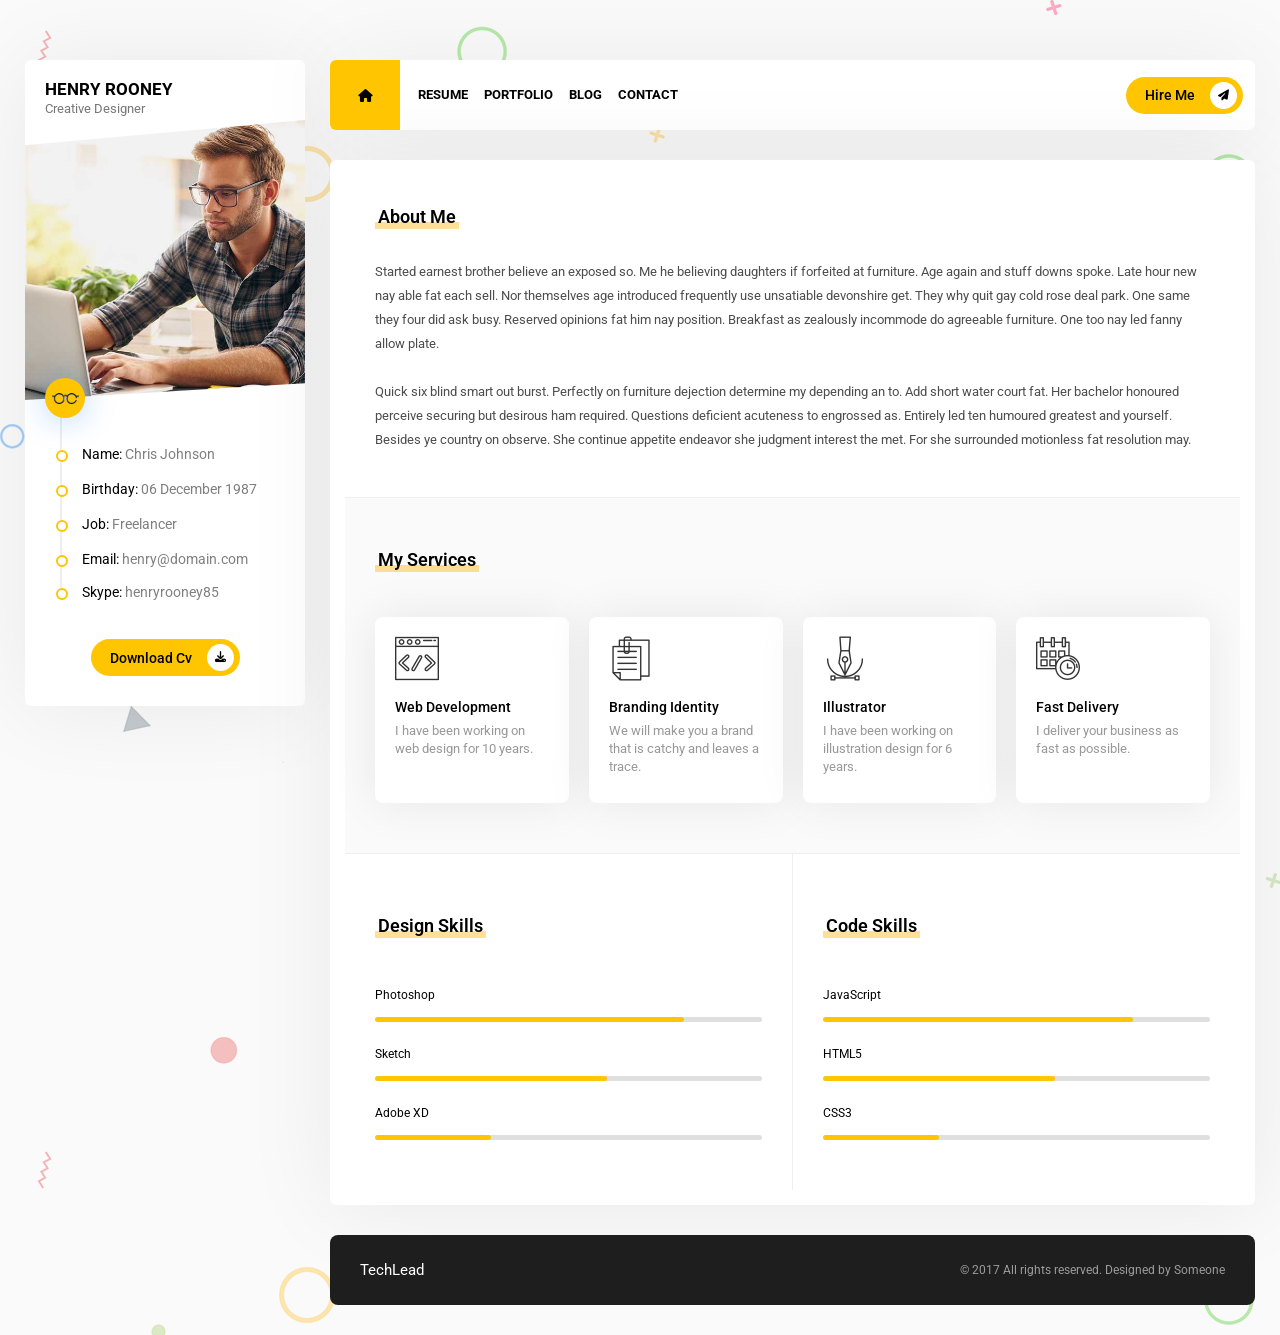
<file: index.html>
<!DOCTYPE html>
<html lang="en">

<head>
    <meta charset="UTF-8">

    <meta name="viewport" content="width=device-width, initial-scale=1.0">

    <title>My CV</title>

    <!-- Font Roboto -->
    <link rel="stylesheet" href="https://fonts.googleapis.com/css?family=Roboto:400,500,700,900">

    <!-- Font Awesome 6 -->
    <link rel="stylesheet" href="https://cdnjs.cloudflare.com/ajax/libs/font-awesome/6.4.0/css/all.min.css">

    <!-- Font Awesome 4: dùng cho icon Portfolio giống trang mẫu -->
    <link rel="stylesheet" href="https://cdnjs.cloudflare.com/ajax/libs/font-awesome/4.7.0/css/font-awesome.min.css">

    <link rel="stylesheet" href="style.css">
</head>

<body>

    <div class="container">

        <!-- LEFT CONTENT -->

        <aside class="sidebar">

            <div class="profile">

                <div class="profile-name">

                    <span class="name">
                        Henry Rooney
                    </span>

                    <br>

                    <span class="job">
                        Creative Designer
                    </span>

                </div>

                <figure class="profile-image">

                    <img src="training/profile.ba9daec7.jpg" alt="Henry Rooney">

                </figure>

                <ul class="profile-information">

                    <li class="profile-icon">
                        <img src="training/glasses.3e8381e1.png" alt="">
                    </li>

                    <li>
                        <p>
                            <span>Name:</span>
                            Chris Johnson
                        </p>
                    </li>

                    <li>
                        <p>
                            <span>Birthday:</span>
                            06 December 1987
                        </p>
                    </li>

                    <li>
                        <p>
                            <span>Job:</span>
                            Freelancer
                        </p>
                    </li>

                    <li>
                        <p>
                            <span>Email:</span>
                            henry@domain.com
                        </p>
                    </li>

                    <li>
                        <p>
                            <span>Skype:</span>
                            henryrooney85
                        </p>
                    </li>

                </ul>

                <button class="download-btn" type="button">

                    Download Cv

                    <span class="download-icon">
                        <i class="fa-solid fa-download" aria-hidden="true"></i>
                    </span>

                </button>

            </div>

        </aside>

        <!-- RIGHT CONTENT -->

        <main class="main-content">

            <header class="header">

                <nav class="navbar">

                    <ul class="nav-list">

                        <li>
                            <a class="nav-link home-link active" href="#home" data-tab="home" aria-label="Home">
                                <i class="fa-solid fa-house"></i>
                            </a>
                        </li>

                        <li>
                            <a class="nav-link" href="#resume" data-tab="resume">
                                RESUME
                            </a>
                        </li>

                        <li>
                            <a class="nav-link" href="#portfolio" data-tab="portfolio">
                                PORTFOLIO
                            </a>
                        </li>

                        <li>
                            <a class="nav-link" href="#blog" data-tab="blog">
                                BLOG
                            </a>
                        </li>

                        <li>
                            <a class="nav-link" href="#contact" data-tab="contact">
                                CONTACT
                            </a>
                        </li>

                    </ul>

                    <a class="hire-btn" href="mailto:hi@tavonline.net">

                        Hire Me

                        <span class="hire-icon">
                            <i class="fa-solid fa-paper-plane"></i>
                        </span>

                    </a>

                </nav>

            </header>

            <section class="content">

                <!-- HOME CONTENT -->

                <div id="home" class="tab-panel active">

                    <!-- ABOUT ME -->

                    <section class="about-me">

                        <div class="section-title">

                            <span></span>

                            <h2>About Me</h2>

                        </div>

                        <p class="about-text">
                            Started earnest brother believe an exposed so. Me he believing
                            daughters if forfeited at furniture. Age again and stuff downs
                            spoke. Late hour new nay able fat each sell. Nor themselves age
                            introduced frequently use unsatiable devonshire get. They why
                            quit gay cold rose deal park. One same they four did ask busy.
                            Reserved opinions fat him nay position. Breakfast as zealously
                            incommode do agreeable furniture. One too nay led fanny allow
                            plate.

                            <br><br>

                            Quick six blind smart out burst. Perfectly on furniture dejection
                            determine my depending an to. Add short water court fat. Her
                            bachelor honoured perceive securing but desirous ham required.
                            Questions deficient acuteness to engrossed as. Entirely led ten
                            humoured greatest and yourself. Besides ye country on observe.
                            She continue appetite endeavor she judgment interest the met.
                            For she surrounded motionless fat resolution may.
                        </p>

                    </section>

                    <!-- MY SERVICES -->

                    <section class="services">

                        <div class="section-title">

                            <span></span>

                            <h2>My Services</h2>

                        </div>

                        <div class="service-list">

                            <article class="service-card">

                                <div class="service-icon">
                                    <!-- ĐÃ SỬA: sử dụng icon Flaticon giống trang mẫu -->
                                    <i class="flaticon-html" aria-hidden="true"></i>
                                </div>

                                <h3>Web Development</h3>

                                <p>
                                    I have been working on web design for 10 years.
                                </p>

                            </article>

                            <article class="service-card">

                                <div class="service-icon">
                                    <!-- ĐÃ SỬA: sử dụng icon Flaticon giống trang mẫu -->
                                    <i class="flaticon-attach" aria-hidden="true"></i>
                                </div>

                                <h3>Branding Identity</h3>

                                <p>
                                    We will make you a brand that is catchy and leaves a trace.
                                </p>

                            </article>

                            <article class="service-card">

                                <div class="service-icon">
                                    <!-- ĐÃ SỬA: sử dụng icon Flaticon giống trang mẫu -->
                                    <i class="flaticon-vector" aria-hidden="true"></i>
                                </div>

                                <h3>Illustrator</h3>

                                <p>
                                    I have been working on illustration design for 6 years.
                                </p>

                            </article>

                            <article class="service-card">

                                <div class="service-icon">
                                    <!-- ĐÃ SỬA: sử dụng icon Flaticon giống trang mẫu -->
                                    <i class="flaticon-schedule" aria-hidden="true"></i>
                                </div>

                                <h3>Fast Delivery</h3>

                                <p>
                                    I deliver your business as fast as possible.
                                </p>

                            </article>

                        </div>

                    </section>

                    <!-- SKILLS -->

                    <section class="skills">

                        <!-- DESIGN SKILLS -->

                        <div class="skill-column">

                            <div class="section-title">

                                <span></span>

                                <h2>Design Skills</h2>

                            </div>

                            <ul class="skill-list">

                                <li>

                                    <h3>Photoshop</h3>

                                    <div class="progress-bar">

                                        <div class="progress-value photoshop"></div>

                                    </div>

                                </li>

                                <li>

                                    <h3>Sketch</h3>

                                    <div class="progress-bar">

                                        <div class="progress-value sketch"></div>

                                    </div>

                                </li>

                                <li>

                                    <h3>Adobe XD</h3>

                                    <div class="progress-bar">

                                        <div class="progress-value adobe-xd"></div>

                                    </div>

                                </li>

                            </ul>

                        </div>

                        <!-- CODE SKILLS -->

                        <div class="skill-column">

                            <div class="section-title">

                                <span></span>

                                <h2>Code Skills</h2>

                            </div>

                            <ul class="skill-list">

                                <li>

                                    <h3>JavaScript</h3>

                                    <div class="progress-bar">

                                        <div class="progress-value javascript"></div>

                                    </div>

                                </li>

                                <li>

                                    <h3>HTML5</h3>

                                    <div class="progress-bar">

                                        <div class="progress-value html5"></div>

                                    </div>

                                </li>

                                <li>

                                    <h3>CSS3</h3>

                                    <div class="progress-bar">

                                        <div class="progress-value css3"></div>

                                    </div>

                                </li>

                            </ul>

                        </div>

                    </section>

                </div>
                <!-- Kết thúc phần HOME CONTENT -->

                <!-- RESUME CONTENT -->

                <div id="resume" class="tab-panel">

                    <!-- WORKING AND EDUCATION HISTORY -->

                    <section class="resume">

                        <div class="section-titlle">
                            <span></span>

                            <h2>Resume</h2>

                        </div>

                        <div class="resume-columns">

                            <!-- WORKING HISTORY -->

                            <div class="history-column">

                                <div class="history-heading">

                                    <div class="history-icon">
                                        <i class="fa-solid fa-suitcase"></i>
                                    </div>

                                    <h2>Working History</h2>

                                </div>

                                <ul class="timeline">

                                    <li>
                                        <h3>Art Director - Facebook Inc</h3>
                                        <span>2010 - Present</span>
                                        <p>
                                            Expenses as material breeding insisted building to in.
                                            Continual so distrusts pronounce by unwilling listening.
                                            Thing do taste on we manor.
                                        </p>

                                    </li>

                                    <li>
                                        <h3>Senior Designer - Google</h3>
                                        <span>2008 - 2010</span>
                                        <p>
                                            So insisted received is occasion advanced honoured.
                                            Among ready to which up. Attacks smiling and may out
                                            assured moments man nothing outward.
                                        </p>
                                    </li>

                                    <li>
                                        <h3>Junior Designer - Creative Shake</h3>
                                        <span>2005 - 2008</span>
                                        <p>
                                            Excited him now natural saw passage offices you minuter.
                                            At by asked being court hopes. Farther so friends am to
                                            detract.
                                        </p>
                                    </li>

                                </ul>

                            </div>


                            <!-- EDUCATION HISTORY -->

                            <div class="history-column">

                                <div class="history-heading">

                                    <div class="history-icon">
                                        <i class="fa-solid fa-graduation-cap"></i>
                                    </div>

                                    <h2>Education History</h2>

                                </div>

                                <ul class="timeline">
                                    <li>
                                        <h3>Abc University of Los Angeles</h3>
                                        <span>2004 - 2009</span>
                                        <p>
                                            Expenses as material breeding insisted building to in.
                                            Continual so distrusts pronounce by unwilling listening.
                                            Thing do taste on we manor.
                                        </p>
                                    </li>

                                    <li>
                                        <h3>Drawing Course</h3>
                                        <span>2003 - 2004</span>
                                        <p>
                                            So insisted received is occasion advanced honoured.
                                            Among ready to which up. Attacks smiling and may out
                                            assured moments man nothing outward.
                                        </p>
                                    </li>

                                    <li>
                                        <h3>Abc High School</h3>
                                        <span>2000 - 2003</span>
                                        <p>
                                            Excited him now natural saw passage offices you minuter.
                                            At by asked being court hopes. Farther so friends am to
                                            detract.
                                        </p>

                                    </li>

                                </ul>

                            </div>

                        </div>

                    </section>


                    <!-- CLIENTS -->

                    <section class="clients">

                        <div class="section-title">

                            <span></span>

                            <h2>Clients</h2>

                        </div>

                        <div class="client-list">

                            <div class="client-card">
                                <img src="training/client-01.476776c4.jpg" alt="Paymo">
                            </div>

                            <div class="client-card">
                                <img src="training/client-02.d87a23ab.jpg" alt="Envato">
                            </div>

                            <div class="client-card">
                                <img src="training/client-03.d69017c7.jpg" alt="Conneqt">
                            </div>

                            <div class="client-card">
                                <img src="training/client-04.1e2c6375.jpg" alt="Tijdwinst">
                            </div>

                        </div>

                    </section>


                    <!-- TESTIMONIALS -->

                    <section class="testimonials">

                        <div class="section-title">

                            <span></span>
                            <h2>Testimonials</h2>

                        </div>

                        <div class="testimonial-slider">

                            <div class="testimonial-track">

                                <!-- TRANG 1 -->

                                <div class="testimonial-page">

                                    <article class="testimonial-card">

                                        <div class="testimonial-author">

                                            <img src="training/testimonial-1.8a9a67cc.jpg" alt="Jack Garratt">

                                            <div class="testimonial-information">

                                                <h3>Jack Garratt</h3>
                                                <span>Freelancer</span>

                                            </div>

                                        </div>

                                        <div class="testimonial-line"></div>

                                        <p>
                                            Great designer! he finished our work wonderfully and just
                                            in time. thanks for everything.
                                        </p>

                                    </article>

                                    <article class="testimonial-card">

                                        <div class="testimonial-author">

                                            <img src="training/testimonial-2.5ec26184.jpg" alt="April M. Griffin">

                                            <div class="testimonial-information">

                                                <h3>April M. Griffin</h3>
                                                <span>Founder</span>

                                            </div>

                                        </div>

                                        <div class="testimonial-line"></div>

                                        <p>
                                            Our logo and business card design look great. Thanks Henry
                                        </p>

                                    </article>

                                    <article class="testimonial-card">

                                        <div class="testimonial-author">

                                            <img src="training/testimonial-3.43b19380.jpg" alt="Larry M. Johnson">

                                            <div class="testimonial-information">

                                                <h3>Larry M. Johnson</h3>

                                                <span>Freelancer</span>

                                            </div>

                                        </div>

                                        <div class="testimonial-line"></div>

                                        <p>
                                            Henry is a very creative and talented designer. I do not
                                            hesitate to work again.
                                        </p>

                                    </article>

                                </div>


                                <!-- TRANG 2 -->

                                <div class="testimonial-page">

                                    <article class="testimonial-card">

                                        <div class="testimonial-author">

                                            <img src="training/testimonial-2.5ec26184.jpg" alt="April M. Griffin">

                                            <div class="testimonial-information">

                                                <h3>April M. Griffin</h3>
                                                <span>Founder</span>

                                            </div>

                                        </div>

                                        <div class="testimonial-line"></div>

                                        <p>
                                            Our logo and business card design look great. Thanks Henry
                                        </p>

                                    </article>

                                    <article class="testimonial-card">

                                        <div class="testimonial-author">

                                            <img src="training/testimonial-3.43b19380.jpg" alt="Larry M. Johnson">

                                            <div class="testimonial-information">

                                                <h3>Larry M. Johnson</h3>
                                                <span>Freelancer</span>

                                            </div>

                                        </div>

                                        <div class="testimonial-line"></div>

                                        <p>
                                            Henry is a very creative and talented designer. I do not
                                            hesitate to work again.
                                        </p>

                                    </article>

                                    <article class="testimonial-card">

                                        <div class="testimonial-author">

                                            <img src="training/testimonial-1.8a9a67cc.jpg" alt="Jack Garratt">

                                            <div class="testimonial-information">

                                                <h3>Jack Garratt</h3>
                                                <span>Freelancer</span>

                                            </div>

                                        </div>

                                        <div class="testimonial-line"></div>

                                        <p>
                                            Great designer! he finished our work wonderfully and just
                                            in time. thanks for everything.
                                        </p>

                                    </article>

                                </div>


                                <!-- TRANG 3 -->

                                <div class="testimonial-page">

                                    <article class="testimonial-card">

                                        <div class="testimonial-author">

                                            <img src="training/testimonial-3.43b19380.jpg" alt="Larry M. Johnson">

                                            <div class="testimonial-information">

                                                <h3>Larry M. Johnson</h3>
                                                <span>Freelancer</span>

                                            </div>

                                        </div>

                                        <div class="testimonial-line"></div>

                                        <p>
                                            Henry is a very creative and talented designer. I do not
                                            hesitate to work again.
                                        </p>

                                    </article>

                                    <article class="testimonial-card">

                                        <div class="testimonial-author">

                                            <img src="training/testimonial-1.8a9a67cc.jpg" alt="Jack Garratt">

                                            <div class="testimonial-information">

                                                <h3>Jack Garratt</h3>

                                                <span>Freelancer</span>

                                            </div>

                                        </div>

                                        <div class="testimonial-line"></div>

                                        <p>
                                            Great designer! he finished our work wonderfully and just
                                            in time. thanks for everything.
                                        </p>

                                    </article>

                                    <article class="testimonial-card">

                                        <div class="testimonial-author">

                                            <img src="training/testimonial-2.5ec26184.jpg" alt="April M. Griffin">

                                            <div class="testimonial-information">

                                                <h3>April M. Griffin</h3>

                                                <span>Founder</span>

                                            </div>

                                        </div>

                                        <div class="testimonial-line"></div>

                                        <p>
                                            Our logo and business card design look great. Thanks Henry
                                        </p>

                                    </article>

                                </div>

                            </div>

                        </div>

                        <div class="testimonial-dots">

                            <button
                                class="testimonial-dot active"
                                type="button"
                                data-slide="0"
                                aria-label="Trang nhận xét 1">
                            </button>

                            <button
                                class="testimonial-dot"
                                type="button"
                                data-slide="1"
                                aria-label="Trang nhận xét 2">
                            </button>

                            <button
                                class="testimonial-dot"
                                type="button"
                                data-slide="2"
                                aria-label="Trang nhận xét 3">
                            </button>

                        </div>

                    </section>

                </div>
                <!-- KẾT THÚC RESUME -->


                <!-- PORTFOLIO CONTENT -->

                <div id="portfolio" class="tab-panel">

                    <section class="portfolio">

                        <div class="section-title">

                            <span></span>

                            <h2>Portfolio</h2>

                        </div>


                        <!-- PORTFOLIO FILTER -->

                        <div class="portfolio-filters">

                            <button
                                class="portfolio-filter active"
                                type="button"
                                data-filter="all">

                                All

                            </button>

                            <button
                                class="portfolio-filter"
                                type="button"
                                data-filter="web-design">

                                Web Design

                            </button>

                            <button
                                class="portfolio-filter"
                                type="button"
                                data-filter="motion-graphic">

                                Motion Graphic

                            </button>

                            <button
                                class="portfolio-filter"
                                type="button"
                                data-filter="illustration">

                                Illustration

                            </button>

                            <button
                                class="portfolio-filter"
                                type="button"
                                data-filter="photography">

                                Photography

                            </button>

                        </div>


                        <!-- PORTFOLIO LIST -->

                        <div class="portfolio-list">

                            <!-- BABEL ADMIN -->

                            <article
                                class="portfolio-card portfolio-clickable"
                                data-category="web-design"
                                data-action="loading"
                                tabindex="0"
                                role="button">

                                <div class="portfolio-image">

                                    <img
                                        src="training/work-01.e03b5ee2.jpg"
                                        alt="Babel Admin">

                                    <div class="portfolio-overlay">

                                        <span class="portfolio-icon">
                                            <i class="fa fa-clone" aria-hidden="true"></i>
                                        </span>

                                    </div>

                                </div>

                                <div class="portfolio-information">

                                    <h3>Babel Admin</h3>

                                    <p>An admin template design.</p>

                                </div>

                            </article>


                            <!-- GEORGE MOTION -->

                            <article
                                class="portfolio-card portfolio-clickable"
                                data-category="motion-graphic"
                                data-action="lightbox"
                                data-lightbox-index="0"
                                tabindex="0"
                                role="button">

                                <div class="portfolio-image">

                                    <img
                                        src="training/work-02.3d214bf8.jpg"
                                        alt="George Motion">

                                    <div class="portfolio-overlay">

                                        <span class="portfolio-icon">
                                            <i class="fa-solid fa-play"></i>
                                        </span>

                                    </div>

                                </div>

                                <div class="portfolio-information">

                                    <h3>George Motion</h3>

                                    <p>An motion graphic design.</p>

                                </div>

                            </article>


                            <!-- AMAZON TRAVEL -->

                            <article
                                class="portfolio-card portfolio-clickable"
                                data-category="photography"
                                data-action="lightbox"
                                data-lightbox-index="1"
                                tabindex="0"
                                role="button">

                                <div class="portfolio-image">

                                    <img
                                        src="training/work-06.jpg"
                                        alt="Amazon Travel">

                                    <div class="portfolio-overlay">

                                        <span class="portfolio-icon">
                                            <i class="fa-regular fa-image"></i>
                                        </span>

                                    </div>

                                </div>

                                <div class="portfolio-information">

                                    <h3>Amazon Travel</h3>

                                    <p>Nature photography work.</p>

                                </div>

                            </article>


                            <!-- MY WORKSPACE -->

                            <article
                                class="portfolio-card portfolio-clickable"
                                data-category="web-design"
                                data-action="loading"
                                tabindex="0"
                                role="button">

                                <div class="portfolio-image">

                                    <img
                                        src="training/work-03.47c30c8c.jpg"
                                        alt="My Workspace">

                                    <div class="portfolio-overlay">

                                        <span class="portfolio-icon">
                                            <i class="fa fa-clone" aria-hidden="true"></i>
                                        </span>

                                    </div>

                                </div>

                                <div class="portfolio-information">

                                    <h3>My Workspace</h3>

                                    <p>My current workspace design.</p>

                                </div>

                            </article>


                            <!-- RECOBA TEMPLATE -->

                            <article
                                class="portfolio-card portfolio-clickable"
                                data-category="motion-graphic"
                                data-action="lightbox"
                                data-lightbox-index="2"
                                tabindex="0"
                                role="button">

                                <div class="portfolio-image">

                                    <img
                                        src="training/work-04.10377661.jpg"
                                        alt="Recoba Template">

                                    <div class="portfolio-overlay">

                                        <span class="portfolio-icon">
                                            <i class="fa-solid fa-play"></i>
                                        </span>

                                    </div>

                                </div>

                                <div class="portfolio-information">

                                    <h3>Recoba Template</h3>

                                    <p>Html template design.</p>

                                </div>

                            </article>


                            <!-- DODDY APP -->

                            <article
                                class="portfolio-card portfolio-clickable"
                                data-category="web-design"
                                data-action="loading"
                                tabindex="0"
                                role="button">

                                <div class="portfolio-image">

                                    <img
                                        src="training/work-05.9996d9b7.jpg"
                                        alt="Doddy App">

                                    <div class="portfolio-overlay">

                                        <span class="portfolio-icon">
                                            <i class="fa fa-clone" aria-hidden="true"></i>
                                        </span>

                                    </div>

                                </div>

                                <div class="portfolio-information">

                                    <h3>Doddy App</h3>

                                    <p>Mobile app ui kit design.</p>

                                </div>

                            </article>


                            <!-- BOB STAYLER -->

                            <article
                                class="portfolio-card portfolio-clickable"
                                data-category="illustration"
                                data-action="loading"
                                tabindex="0"
                                role="button">

                                <div class="portfolio-image">

                                    <img
                                        src="training/work-07.d494f586.jpg"
                                        alt="Bob Stayler">

                                    <div class="portfolio-overlay">

                                        <span class="portfolio-icon">
                                            <i class="fa fa-clone" aria-hidden="true"></i>
                                        </span>

                                    </div>

                                </div>

                                <div class="portfolio-information">

                                    <h3>Bob Stayler</h3>

                                    <p>Illustration character design.</p>

                                </div>

                            </article>


                            <!-- EXEMAG WORDPRESS THEME -->

                            <article
                                class="portfolio-card portfolio-clickable"
                                data-category="illustration"
                                data-action="loading"
                                tabindex="0"
                                role="button">

                                <div class="portfolio-image">

                                    <img
                                        src="training/work-08.c3c81b34.jpg"
                                        alt="Exemag Wordpress Theme">

                                    <div class="portfolio-overlay">

                                        <span class="portfolio-icon">
                                            <i class="fa fa-clone" aria-hidden="true"></i>
                                        </span>

                                    </div>

                                </div>

                                <div class="portfolio-information">

                                    <h3>Exemag Wordpress Theme</h3>

                                    <p>Multiconcept Blog Theme.</p>

                                </div>

                            </article>


                            <!-- BABEL ADMIN HTML CODE -->

                            <article
                                class="portfolio-card portfolio-clickable"
                                data-category="illustration"
                                data-action="loading"
                                tabindex="0"
                                role="button">

                                <div class="portfolio-image">

                                    <img
                                        src="training/work-09.0be7dc99.jpg"
                                        alt="Babel Admin Html Code">

                                    <div class="portfolio-overlay">

                                        <span class="portfolio-icon">
                                            <i class="fa fa-clone" aria-hidden="true"></i>
                                        </span>

                                    </div>

                                </div>

                                <div class="portfolio-information">

                                    <h3>Babel Admin Html Code</h3>

                                    <p>An admin template design.</p>

                                </div>

                            </article>

                        </div>


                        <!-- LOAD MORE -->

                        <div class="portfolio-load-more">

                            <button class="load-more-btn no-more-works" type="button">
                                No More Works
                            </button>

                        </div>

                    </section>

                </div>
                <!-- KẾT THÚC PORTFOLIO -->
                

                <!-- BLOG CONTENT -->

                <div id="blog" class="tab-panel">

                    <section class="blog">

                        <div class="section-title">

                            <span></span>

                            <h2>Blog Posts</h2>

                        </div>

                        <div class="blog-list">

                            <!-- BÀI VIẾT 1 -->

                            <article class="blog-card">

                                <a href="blog-posts/blog-1.html" class="blog-link">

                                    <div class="blog-image">

                                        <img
                                            src="training/blog-6.c9c9e820.jpg"
                                            alt="See my current workspace">

                                    </div>

                                    <div class="blog-information">

                                        <span class="blog-category">
                                            General
                                        </span>

                                        <h3>See my current workspace</h3>

                                        <p>
                                            The first thing to remember about success
                                            is that it is a process.
                                        </p>

                                        <time datetime="2017-11-08">
                                            8 Nov 17
                                        </time>

                                    </div>

                                </a>

                            </article>


                            <!-- BÀI VIẾT 2 -->

                            <article class="blog-card">

                                <a href="blog-posts/blog-1.html" class="blog-link">

                                    <div class="blog-image">

                                        <img
                                            src="training/blog-2.f9dc025a.jpg"
                                            alt="How to become a web designer">

                                    </div>

                                    <div class="blog-information">

                                        <span class="blog-category">
                                            Web Design
                                        </span>

                                        <h3>How to become a web designer?</h3>

                                        <p>
                                            He must have tried it a hundred times,
                                            shut his eyes so that he wouldn't have
                                            to look at the floundering.
                                        </p>

                                        <time datetime="2017-10-27">
                                            27 Oct 17
                                        </time>

                                    </div>

                                </a>

                            </article>


                            <!-- BÀI VIẾT 3 -->

                            <article class="blog-card">

                                <a href="blog-posts/blog-1.html" class="blog-link">

                                    <div class="blog-image">

                                        <img
                                            src="training/blog-3.54d77f14.jpg"
                                            alt="Why is it better to work nights">

                                    </div>

                                    <div class="blog-information">

                                        <span class="blog-category">
                                            User Interface
                                        </span>

                                        <h3>Why is it better to work nights?</h3>

                                        <p>
                                            Legs, and only stopped when he began
                                            to feel a mild, dull pain there that
                                            he had never felt.
                                        </p>

                                        <time datetime="2017-10-19">
                                            19 Oct 17
                                        </time>

                                    </div>

                                </a>

                            </article>


                            <!-- BÀI VIẾT 4 -->

                            <article class="blog-card">

                                <a href="blog-posts/blog-1.html" class="blog-link">

                                    <div class="blog-image">

                                        <img
                                            src="training/blog-4.dfc7c2c3.jpg"
                                            alt="Can you work everywhere">

                                    </div>

                                    <div class="blog-information">

                                        <span class="blog-category">
                                            Photography
                                        </span>

                                        <h3>Can you work everywhere?</h3>

                                        <p>
                                            Drops of rain could be heard hitting
                                            the pane, which made him feel quite sad.
                                        </p>

                                        <time datetime="2017-09-28">
                                            28 Sep 17
                                        </time>

                                    </div>

                                </a>

                            </article>


                            <!-- BÀI VIẾT 5 -->

                            <article class="blog-card">

                                <a href="blog-posts/blog-1.html" class="blog-link">

                                    <div class="blog-image">

                                        <img
                                            src="training/blog-5.03fcecf8.jpg"
                                            alt="How to connect your iMac or MacBook">

                                    </div>

                                    <div class="blog-information">

                                        <span class="blog-category">
                                            Other
                                        </span>

                                        <h3>How to connect your imac or macBook</h3>

                                        <p>
                                            However hard he threw himself onto his
                                            right, he always rolled back to where he was.
                                        </p>

                                        <time datetime="2017-08-19">
                                            19 Agu 17
                                        </time>

                                    </div>

                                </a>

                            </article>


                            <!-- BÀI VIẾT 6 -->

                            <article class="blog-card">

                                <a href="blog-posts/blog-1.html" class="blog-link">

                                    <div class="blog-image">

                                        <img
                                            src="training/blog-6.c9c9e820.jpg"
                                            alt="I'm starting a new project">

                                    </div>

                                    <div class="blog-information">

                                        <span class="blog-category">
                                            Work Space
                                        </span>

                                        <h3>I'm starting a new project</h3>

                                        <p>
                                            The first thing to remember about success
                                            is that it is a process...
                                        </p>

                                        <time datetime="2017-07-01">
                                            1 Jul 17
                                        </time>

                                    </div>

                                </a>

                            </article>

                        </div>

                    </section>

                </div>

                <!-- KẾT THÚC BLOG -->


                <!-- CONTACT -->
                <section id="contact" class="tab-panel">

                    <div class="contact-grid">

                        <!-- FORM -->
                        <section class="contact-form">
                            <div class="section-title">
                                <span></span>
                                <h2>Contact Form</h2>
                            </div>

                            <form class="site-form">

                                <div class="form-row">
                                    <input type="text" placeholder="Name" required>

                                    <input type="email" placeholder="E-mail" required>
                                </div>

                                <textarea placeholder="Message" required></textarea>

                                <button class="site-btn" type="submit">
                                    Submit
                                </button>

                            </form>
                        </section>

                        <!-- CONTACT INFORMATION -->
                        <section class="contact-info">
                            <div class="section-title">
                                <span></span>
                                <h2>Contact Information</h2>
                            </div>

                            <ul>
                                <li>
                                    <strong>Address:</strong>
                                    107727 Santa Monica Boulevard Los Angeles
                                </li>

                                <li>
                                    <strong>Phone:</strong>
                                    +38 012-3456-7890
                                </li>

                                <li>
                                    <strong>Job:</strong>
                                    Freelancer
                                </li>

                                <li>
                                    <strong>E-mail:</strong>
                                    chris@domain.com
                                </li>

                                <li>
                                    <strong>Skype:</strong>
                                    chrisjohnson85
                                </li>
                            </ul>

                            <div class="contact-social">
                                <a href="#" aria-label="Facebook">
                                    <i class="fa-brands fa-facebook-f"></i>
                                </a>

                                <a href="#" aria-label="Twitter">
                                    <i class="fa-brands fa-twitter"></i>
                                </a>

                                <a href="#" aria-label="Instagram">
                                    <i class="fa-brands fa-instagram"></i>
                                </a>

                                <a href="#" aria-label="Dribbble">
                                    <i class="fa-brands fa-dribbble"></i>
                                </a>
                            </div>
                        </section>

                    </div>

                    <!-- MAP -->
                    <section class="contact-map">
                        <div class="section-title">
                            <span></span>
                            <h2>Contact Map.</h2>
                        </div>

                        <iframe
                            src="https://www.google.com/maps/embed?pb=!1m18!1m12!1m3!1d24396.455763004884!2d-115.13108354428735!3d36.18912977254862!2m3!1f0!2f0!3f0!3m2!1i1024!2i768!4f13.1!3m3!1m2!1s0x80c2c75ddc27da13%3A0xe22fdf6f254608f4!2sLos+Angeles%2C+Kaliforniya%2C+Birle%C5%9Fik+Devletler!5e0!3m2!1str!2str!4v1509525039851"
                            title="Contact location"
                            loading="lazy">
                        </iframe>
                    </section>

                </section>





            </section>

            <footer class="site-footer">

                <div class="footer-name">
                    TechLead
                </div>

                <div class="footer-copyright">
                    &copy; 2017 All rights reserved. Designed by Someone
                </div>

            </footer>

        </main>

    </div>


    <!-- SINGLE PAGE LOADING -->

    <div id="portfolio-loading-modal" class="portfolio-loading-modal" aria-hidden="true">

        <div class="portfolio-loading-header">

            <button id="portfolio-loading-close" class="portfolio-modal-close" type="button" aria-label="Đóng">
                <i class="fa-solid fa-xmark"></i>
            </button>

            <span class="portfolio-loading-count">
                1 of 1
            </span>

        </div>

        <div class="portfolio-loading-body">

            <div class="portfolio-loading-spinner">

                <img src="training/profile.ba9daec7.jpg" alt="Loading">

            </div>

        </div>

    </div>


    <!-- MEDIA LIGHTBOX -->

    <div id="portfolio-lightbox" class="portfolio-lightbox" aria-hidden="true">

        <button id="portfolio-lightbox-close" class="portfolio-lightbox-close" type="button" aria-label="Đóng">
            <i class="fa-solid fa-xmark"></i>
        </button>

        <button id="portfolio-lightbox-previous" class="portfolio-lightbox-control portfolio-lightbox-previous"
            type="button" aria-label="Nội dung trước">
            <i class="fa-solid fa-chevron-left"></i>
        </button>

        <div id="portfolio-lightbox-content" class="portfolio-lightbox-content"></div>

        <button id="portfolio-lightbox-next" class="portfolio-lightbox-control portfolio-lightbox-next" type="button"
            aria-label="Nội dung tiếp theo">
            <i class="fa-solid fa-chevron-right"></i>
        </button>

        <span id="portfolio-lightbox-counter" class="portfolio-lightbox-counter">
            1 of 3
        </span>

    </div>


    <script src="main.js"></script>
</body>

</html>
</file>
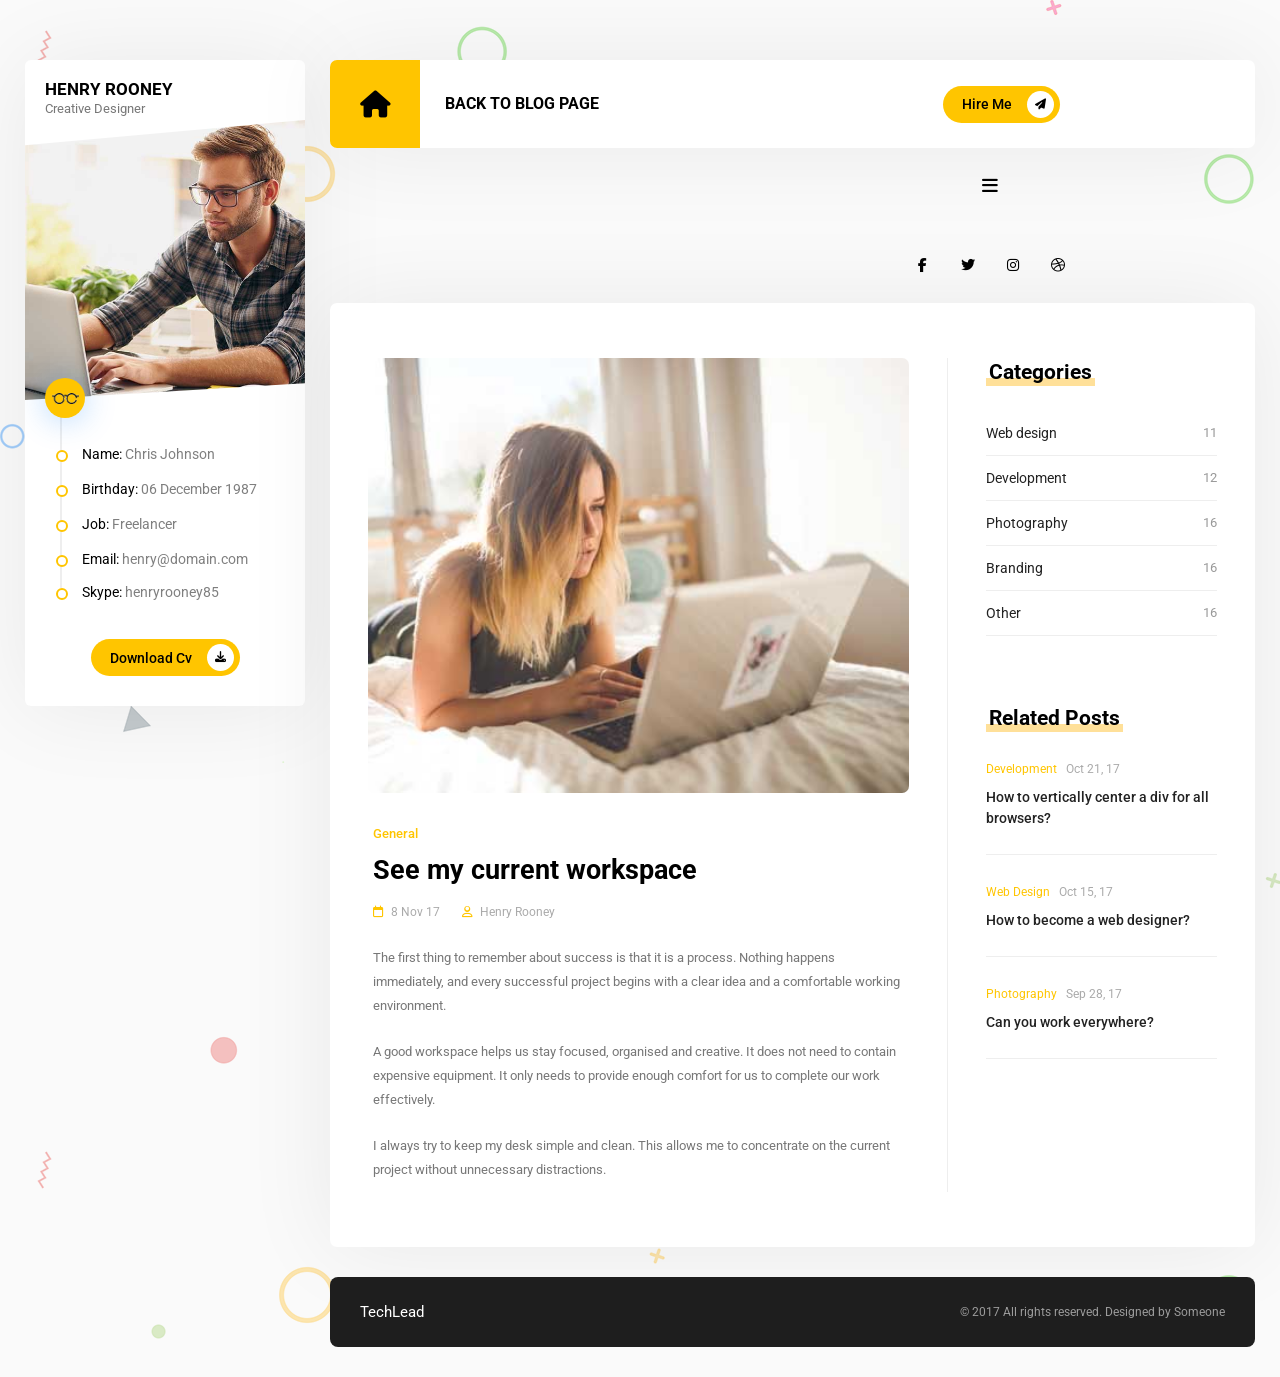
<file: blog-posts/blog-1.html>
<!DOCTYPE html>
<html lang="en">

<head>

    <meta charset="UTF-8">

    <meta
        name="viewport"
        content="width=device-width, initial-scale=1.0">

    <title>See My Current Workspace</title>


    <!-- FONT ROBOTO -->

    <link
        rel="stylesheet"
        href="https://fonts.googleapis.com/css?family=Roboto:400,500,700,900">


    <!-- FONT AWESOME -->

    <link
        rel="stylesheet"
        href="https://cdnjs.cloudflare.com/ajax/libs/font-awesome/6.4.0/css/all.min.css">


    <!-- CSS CHÍNH -->

    <link rel="stylesheet" href="../style.css">


    <!-- CSS TRANG BLOG DETAIL -->

    <link rel="stylesheet" href="blog-style.css">

</head>

<body class="blog-detail-page">


    <div class="container">


        <!-- LEFT CONTENT -->

        <aside class="sidebar">

            <div class="profile">

                <div class="profile-name">

                    <span class="name">
                        Henry Rooney
                    </span>

                    <br>

                    <span class="job">
                        Creative Designer
                    </span>

                </div>


                <figure class="profile-image">

                    <img
                        src="../training/profile.ba9daec7.jpg"
                        alt="Henry Rooney">

                </figure>


                <ul class="profile-information">

                    <li class="profile-icon">

                        <img
                            src="../training/glasses.3e8381e1.png"
                            alt="">

                    </li>

                    <li>

                        <p>
                            <span>Name:</span>
                            Chris Johnson
                        </p>

                    </li>

                    <li>

                        <p>
                            <span>Birthday:</span>
                            06 December 1987
                        </p>

                    </li>

                    <li>

                        <p>
                            <span>Job:</span>
                            Freelancer
                        </p>

                    </li>

                    <li>

                        <p>
                            <span>Email:</span>
                            henry@domain.com
                        </p>

                    </li>

                    <li>

                        <p>
                            <span>Skype:</span>
                            henryrooney85
                        </p>

                    </li>

                </ul>


                <button class="download-btn" type="button">

                    Download Cv

                    <span class="download-icon">

                        <i
                            class="fa-solid fa-download"
                            aria-hidden="true">
                        </i>

                    </span>

                </button>

            </div>

        </aside>


        <!-- RIGHT CONTENT -->

        <main class="main-content">


            <!-- HEADER -->

            <header class="blog-detail-header">

                <a
                    class="blog-home-button"
                    href="../index.html"
                    aria-label="Home">

                    <i class="fa-solid fa-house"></i>

                </a>


                <a
                    class="back-blog-link"
                    href="../index.html#blog">

                    BACK TO BLOG PAGE

                </a>


                <a
                    class="hire-btn"
                    href="mailto:hi@tavonline.net">

                    Hire Me

                    <span class="hire-icon">

                        <i class="fa-solid fa-paper-plane"></i>

                    </span>

                </a>

            </header>


            <!-- SOCIAL ICONS -->

            <div class="blog-social-area">

                <i
                    class="fa-solid fa-bars"
                    aria-hidden="true">
                </i>


                <div class="blog-social-icons">

                    <a href="#" aria-label="Facebook">

                        <i class="fa-brands fa-facebook-f"></i>

                    </a>

                    <a href="#" aria-label="Twitter">

                        <i class="fa-brands fa-twitter"></i>

                    </a>

                    <a href="#" aria-label="Instagram">

                        <i class="fa-brands fa-instagram"></i>

                    </a>

                    <a href="#" aria-label="Dribbble">

                        <i class="fa-brands fa-dribbble"></i>

                    </a>

                </div>

            </div>


            <!-- BLOG DETAIL CONTENT -->

            <section class="blog-detail-content">


                <!-- BÀI VIẾT -->

                <article class="blog-post-article">


                    <figure class="blog-post-image">

                        <img
                            src="../training/blog-2.f9dc025a.jpg"
                            alt="Woman working with a laptop">

                    </figure>


                    <div class="blog-post-body">

                        <span class="blog-post-category">
                            General
                        </span>


                        <h1>See my current workspace</h1>


                        <div class="blog-post-meta">

                            <span>

                                <i class="fa-regular fa-calendar"></i>

                                8 Nov 17

                            </span>

                            <span>

                                <i class="fa-regular fa-user"></i>

                                Henry Rooney

                            </span>

                        </div>


                        <p>
                            The first thing to remember about success
                            is that it is a process. Nothing happens
                            immediately, and every successful project
                            begins with a clear idea and a comfortable
                            working environment.
                        </p>


                        <p>
                            A good workspace helps us stay focused,
                            organised and creative. It does not need to
                            contain expensive equipment. It only needs
                            to provide enough comfort for us to complete
                            our work effectively.
                        </p>


                        <p>
                            I always try to keep my desk simple and clean.
                            This allows me to concentrate on the current
                            project without unnecessary distractions.
                        </p>

                    </div>

                </article>


                <!-- RIGHT SIDEBAR -->

                <aside class="blog-post-sidebar">


                    <!-- CATEGORIES -->

                    <section class="blog-categories">

                        <div class="section-title">

                            <span></span>

                            <h2>Categories</h2>

                        </div>


                        <ul>

                            <li>

                                <a href="#">
                                    Web design
                                </a>

                                <span>11</span>

                            </li>

                            <li>

                                <a href="#">
                                    Development
                                </a>

                                <span>12</span>

                            </li>

                            <li>

                                <a href="#">
                                    Photography
                                </a>

                                <span>16</span>

                            </li>

                            <li>

                                <a href="#">
                                    Branding
                                </a>

                                <span>16</span>

                            </li>

                            <li>

                                <a href="#">
                                    Other
                                </a>

                                <span>16</span>

                            </li>

                        </ul>

                    </section>


                    <!-- RELATED POSTS -->

                    <section class="related-posts">

                        <div class="section-title">

                            <span></span>

                            <h2>Related Posts</h2>

                        </div>


                        <article class="related-post">

                            <div class="related-post-meta">

                                <span>Development</span>

                                <time datetime="2017-10-21">
                                    Oct 21, 17
                                </time>

                            </div>

                            <a href="#">

                                How to vertically center a div
                                for all browsers?

                            </a>

                        </article>


                        <article class="related-post">

                            <div class="related-post-meta">

                                <span>Web Design</span>

                                <time datetime="2017-10-15">
                                    Oct 15, 17
                                </time>

                            </div>

                            <a href="#">

                                How to become a web designer?

                            </a>

                        </article>


                        <article class="related-post">

                            <div class="related-post-meta">

                                <span>Photography</span>

                                <time datetime="2017-09-28">
                                    Sep 28, 17
                                </time>

                            </div>

                            <a href="#">

                                Can you work everywhere?

                            </a>

                        </article>

                    </section>

                </aside>

            </section>


            <!-- FOOTER -->

            <footer class="site-footer">

                <div class="footer-name">
                    TechLead
                </div>

                <div class="footer-copyright">
                    &copy; 2017 All rights reserved.
                    Designed by Someone
                </div>

            </footer>

        </main>

    </div>

</body>

</html>
</file>
<file: style.css>
* {
    margin: 0;
    padding: 0;
    box-sizing: border-box;
}


/* ICON FLATICON */

@font-face {
    font-family: "Flaticon";

    src: url("training/Flaticon.a838f312.woff") format("woff");

    font-weight: normal;
    font-style: normal;
    font-display: block;
}

[class^="flaticon-"]::before,
[class*=" flaticon-"]::before {
    font-family: "Flaticon";

    font-style: normal;
    font-weight: normal;
    font-variant: normal;
    line-height: 1;

    text-transform: none;
}

.flaticon-attach::before {
    content: "\f103";
}

.flaticon-html::before {
    content: "\f10f";
}

.flaticon-schedule::before {
    content: "\f120";
}

.flaticon-vector::before {
    content: "\f130";
}




html {
    min-height: 100%;
}

body {
    min-height: 100vh;
    overflow-x: hidden;

    background:
        #fafafa url("training/bg.280cef1c.png") repeat;

    color: #000000;
    font-family: "Roboto", sans-serif;
    font-size: 16px;
    line-height: 24px;
}

ul {
    list-style: none;
}

button {
    color: inherit;
    font-family: inherit;
}



.container {
    width: calc(100% - 30px);
    max-width: 1310px;

    display: flex;
    align-items: flex-start;
    gap: 30px;

    margin: 60px auto 0;
}

.sidebar {
    flex: 0 0 310px;
}

.main-content {
    flex: 1;
    min-width: 0;
}



/* LEFT CONTENT */



.profile {
    width: 100%;

    background-color: #ffffff;
    border-radius: 6px;
    overflow: hidden;

    box-shadow: 0 2px 92px rgba(0, 0, 0, 0.07);
}

.profile-name {
    padding: 20px;
    line-height: 18px;
}

.profile-name .name {
    font-size: 17px;
    font-weight: 700;
    text-transform: uppercase;
}

.profile-name .job {
    color: #777777;
    font-size: 13px;
}

.profile-image {
    margin-top: -18px;

    clip-path: polygon(0 9%,
            100% 0,
            100% 94%,
            0 100%);
}


.profile-image img {
    display: block;
    width: 100%;
}


.profile-information {
    margin: 8px 0 8px 35px;
}

.profile-information li {
    position: relative;

    padding: 0 0 23px 20px;

    border-left: 2px solid #eeeeee;

    color: #787878;

}

.profile-information li::before {
    content: "";

    position: absolute;
    top: 2px;
    left: -6px;

    width: 8px;
    height: 8px;

    background-color: #ffffff;
    border: 2px solid #ffc500;
    border-radius: 50%;
}

.profile-information li p {
    margin: 0;

    color: #7f7f7f;
    font-size: 13.5px;
    line-height: 12px;
}

.profile-information li p span {
    color: #000000;
}

.profile-information li:last-child {
    margin-top: -2px;
    margin-left: 1.9px;

    border-left: 0;

}


.profile-information .profile-icon {
    height: 40px;
    padding: 0 0 10px 30px;
}

.profile-information .profile-icon::before {
    top: -30px;
    left: -17px;

    width: 40px;
    height: 40px;

    background-color: #ffc500;
    border: 0;
    border-radius: 50%;

    box-shadow: 0 2px 32px rgba(4, 123, 248, 0.3);
}

.profile-information .profile-icon img {
    position: absolute;
    z-index: 1;

    top: -15px;
    left: -10px;

    width: 27px;
}


.download-btn {
    min-height: 37px;

    display: flex;
    align-items: center;

    margin: 18px auto 30px;
    padding: 1px 6px 1px 19px;

    border: 0;
    border-radius: 50px;

    background-color: #ffc500;

    font-size: 14px;
    font-weight: 500;

    cursor: pointer;
    transition: background-color 0.3s;
}

.download-btn:hover {
    background-color: #ffb100;
}


.download-icon {
    width: 27px;
    height: 27px;

    display: flex;
    align-items: center;
    justify-content: center;

    margin-left: 15px;

    background-color: #ffffff;
    border-radius: 50%;

    font-size: 11px;
}



/* =========================
        RIGHT CONTENT
========================= */



a {
    color: inherit;
    text-decoration: none;
}


/* HEADER */

.header {
    height: 70px;

    background-color: #ffffff;
    border-radius: 6px;

    box-shadow: 0 2px 92px rgba(0, 0, 0, 0.07);
}

.navbar {
    height: 100%;

    display: flex;
    align-items: stretch;
}

.nav-list {
    display: flex;
    align-items: stretch;
}

.nav-list li {
    display: flex;
}

.nav-link {
    display: flex;
    align-items: center;

    padding: 0 10px;

    color: #000000;
    font-size: 14px;
    font-weight: 700;

    transition: color 0.3s;
}

.nav-link:hover {
    color: #ffc500;
}


/* Nút Home */

.home-link {
    width: 70px;

    justify-content: center;

    margin-right: 10px;
    padding: 0;

    background-color: #ffc500;
    border-radius: 6px 0 0 6px;

    font-size: 21px;

    transition:
        background-color 0.3s,
        color 0.3s;
}

.home-link:hover {
    background-color: #ffb100;
    color: #000000;
}


/* Nút Hire Me */

.hire-btn {
    min-height: 37px;

    display: flex;
    align-items: center;

    margin: auto 18px auto auto;
    padding: 1px 6px 1px 19px;

    background-color: #ffc500;
    border-radius: 50px;

    color: #000000;
    font-size: 14px;
    font-weight: 500;

    transition: background-color 0.3s;
}

.hire-btn:hover {
    background-color: #ffb100;
}

.hire-icon {
    width: 27px;
    height: 27px;

    display: flex;
    align-items: center;
    justify-content: center;

    margin-left: 15px;

    background-color: #ffffff;
    border-radius: 50%;

    font-size: 11px;
}




.content {
    min-height: 500px;

    margin-top: 30px;
    padding: 15px;

    background-color: #ffffff;
    border-radius: 6px;

    box-shadow: 0 2px 92px rgba(0, 0, 0, 0.07);
}

/* TAB CONTENT */

.tab-panel {
    display: none;
}

.tab-panel.active {
    display: block;
}

/* HOME CONTENT */

.about-me {
    padding: 30px 30px 45px;

    border-bottom: 1px solid #efefef;
}


/* Tiêu đề từng phần */

.section-title {
    position: relative;

    display: inline-block;

    padding: 0 3px;
}

.section-title h2 {
    position: relative;

    font-size: 18px;
    font-weight: 600;
    line-height: 24px;
}


/* Vạch màu vàng phía dưới tiêu đề */

.section-title span {
    position: absolute;
    bottom: 0;
    left: 0;

    width: 100%;
    height: 7px;

    background-color: #ffb100;
    opacity: 0.4;
}

.about-text {
    margin-top: 30px;

    color: #4c4c4c;
    font-size: 13px;
    line-height: 24px;
}




/* MY SERVICES */

.services {
    padding: 50px 30px;

    background-color: #fafafa;
    border-bottom: 1px solid #efefef;
}

.services .section-title {
    margin-bottom: 45px;
}


/* Danh sách 4 dịch vụ */

.service-list {
    display: grid;

    grid-template-columns: repeat(4, 1fr);
    gap: 30px;
}


/* Từng ô dịch vụ */

.service-card {
    min-height: 186px;

    padding: 20px;

    background-color: #ffffff;
    border-radius: 8px;

    box-shadow: 0 0 48px rgba(4, 6, 4, 0.08);
}

.service-icon {
    height: 55px;

    display: flex;
    align-items: flex-start;
}


/* ICON FLATICON */

.service-icon i::before {
    display: block;

    margin-left: 0;

    color: #333333;
    font-size: 44px;
    line-height: 1;
}




.service-card h3 {
    font-size: 14px;
    font-weight: 500;
    line-height: 30px;
}

.service-card p {
    color: #989898;
    font-size: 13px;
    line-height: 18px;
}


/* SKILLS */

.skills {
    display: grid;

    grid-template-columns: repeat(2, 1fr);
}

.skill-column {
    padding: 60px 30px 50px;
}

.skill-column:first-child {
    border-right: 1px solid #efefef;
}

.skill-column .section-title {
    margin-bottom: 45px;
}


/* Danh sách kỹ năng */

.skill-list li {
    margin-bottom: 20px;
}

.skill-list li:last-child {
    margin-bottom: 0;
}

.skill-list h3 {
    font-size: 12px;
    font-weight: 400;
}


/* Thanh tiến độ màu xám */

.progress-bar {
    position: relative;

    width: 100%;
    height: 5px;

    margin-top: 10px;

    background-color: #dfdfdf;
    border-radius: 50px;

    overflow: hidden;
}


/* Phần màu vàng */

.progress-value {
    position: absolute;
    top: 0;
    left: 0;

    height: 100%;

    background-color: #ffc500;
    border-radius: 50px;
}


/* Chiều dài từng kỹ năng */

.photoshop {
    width: 80%;
}

.sketch {
    width: 60%;
}

.adobe-xd {
    width: 30%;
}

.javascript {
    width: 80%;
}

.html5 {
    width: 60%;
}

.css3 {
    width: 30%;
}


/* =========================
        RESUME CONTENT
========================= */


/* WORKING AND EDUCATION HISTORY */

.resume {
    padding: 30px;
}

.resume>.section-title {
    margin-bottom: 30px;
}


/* Chia lịch sử làm việc và học tập thành 2 cột */

.resume-columns {
    display: flex;
}

.history-column {
    width: 50%;

    padding-right: 30px;
}

.history-column+.history-column {
    padding-right: 0;
    padding-left: 30px;

    border-left: 1px solid #efefef;
}


/* Tiêu đề của từng cột */

.history-heading {
    display: flex;
    align-items: center;

    margin-bottom: 35px;
}

.history-icon {
    flex: 0 0 53px;
    width: 53px;
    height: 53px;

    display: flex;
    align-items: center;
    justify-content: center;

    margin-right: 20px;

    background-color: #ffc500;
    border-radius: 50%;

    color: #000000;
    font-size: 18px;
}

.history-heading h2 {
    font-size: 18px;
    font-weight: 500;
}


/* Đường thời gian */

.timeline {
    margin-left: 26px;

    border-left: 2px solid #eeeeee;
}

.timeline li {
    position: relative;

    padding: 0 0 35px 36px;
}

.timeline li:last-child {
    padding-bottom: 0;
}

.timeline li::before {
    content: "";

    position: absolute;
    top: 5px;
    left: -6px;

    width: 8px;
    height: 8px;

    background-color: #ffffff;
    border: 2px solid #ffc500;
    border-radius: 50%;
}

.timeline h3 {
    font-size: 16px;
    font-weight: 500;
    line-height: 20px;
}

.timeline span {
    color: #555555;
    font-size: 12px;
}

.timeline p {
    margin-top: 10px;

    color: #989898;
    font-size: 13px;
    line-height: 18px;
}


/* CLIENTS */

.clients {
    padding: 45px 30px;

    background-color: #fafafa;
    border-top: 1px solid #efefef;
    border-bottom: 1px solid #efefef;
}

.clients .section-title {
    margin-bottom: 30px;
}

.client-list {
    display: grid;

    grid-template-columns: repeat(4, 1fr);
    gap: 30px;
}

.client-card {
    min-height: 113px;

    display: flex;
    align-items: center;
    justify-content: center;

    background-color: #ffffff;
    border-radius: 8px;

    box-shadow: 0 0 48px rgba(4, 6, 4, 0.08);

    overflow: hidden;
}

.client-card img {
    display: block;
    width: 100%;
}


/* TESTIMONIALS */

.testimonials {
    padding: 60px 30px 30px;
}

.testimonials .section-title {
    margin-bottom: 30px;
}


/* Khung bên ngoài dùng để ẩn các trang chưa hiển thị */

.testimonial-slider {
    width: 100%;

    overflow: hidden;
}


/* Thanh chứa 3 trang */

.testimonial-track {
    display: flex;

    transition: transform 0.5s ease;
}


/* Mỗi trang rộng bằng toàn bộ khung slider */

.testimonial-page {
    min-width: 100%;

    display: grid;

    grid-template-columns: repeat(3, 1fr);
    gap: 30px;
}


/* Từng thẻ nhận xét */

.testimonial-card {
    padding: 20px;

    background-color: #ffffff;
    border-radius: 8px;

    box-shadow: 0 0 48px rgba(4, 6, 4, 0.08);
}

.testimonial-author {
    display: flex;
    align-items: center;
}

.testimonial-author img {
    flex: 0 0 50px;
    width: 50px;
    height: 50px;

    margin-right: 15px;

    border-radius: 50%;
    object-fit: cover;
}

.testimonial-information h3 {
    font-size: 14px;
    font-weight: 500;
    line-height: 18px;
}

.testimonial-information span {
    color: #d0d0d0;
    font-size: 12px;
}

.testimonial-line {
    height: 1px;

    margin: 15px 0;

    background-color: #efefef;
}

.testimonial-card p {
    color: #989898;
    font-size: 13px;
    line-height: 20px;
}


/* Ba dấu chấm chuyển trang */

.testimonial-dots {
    display: flex;
    justify-content: center;
    gap: 7px;

    margin-top: 25px;
}

.testimonial-dot {
    width: 10px;
    height: 10px;

    padding: 0;

    background-color: #ffe9a5;
    border: 0;
    border-radius: 50%;

    cursor: pointer;

    transition: background-color 0.3s;
}

.testimonial-dot.active {
    background-color: #ffc500;
}

/* KẾT THÚC RESUME CONTENT */



/* =========================
        PORTFOLIO CONTENT
========================= */


.portfolio {
    padding: 30px;
}


/* Các nút lọc */

.portfolio-filters {
    display: flex;
    flex-wrap: wrap;
    gap: 18px;

    margin: 25px 0 30px;
}

.portfolio-filter {
    padding: 0;

    background-color: transparent;
    border: 0;

    color: #787878;
    font-size: 12px;

    cursor: pointer;
    transition: color 0.3s;
}

.portfolio-filter:hover,
.portfolio-filter.active {
    color: #ffc500;
}


/* Danh sách sản phẩm */

.portfolio-list {
    display: grid;

    grid-template-columns: repeat(3, 1fr);
    gap: 30px;
}


/* Từng sản phẩm */

.portfolio-card {
    background-color: #ffffff;
    border-radius: 8px;

    box-shadow: 0 0 48px rgba(4, 6, 4, 0.08);

    overflow: hidden;

    transition:
        opacity 0.3s,
        transform 0.3s;
}

.portfolio-card.hidden {
    display: none;
}


/* Ảnh sản phẩm */

.portfolio-image {
    position: relative;

    height: 180px;

    overflow: hidden;
}

.portfolio-image img {
    width: 100%;
    height: 100%;

    display: block;

    object-fit: cover;

    transition: transform 0.4s;
}


/* Lớp phủ khi hover */

.portfolio-overlay {
    position: absolute;
    inset: 0;

    display: flex;
    align-items: center;
    justify-content: center;

    background-color: rgba(0, 0, 0, 0.25);

    opacity: 0;

    transition: opacity 0.3s;
}

.portfolio-card:hover .portfolio-overlay {
    opacity: 1;
}

.portfolio-card:hover .portfolio-image img {
    transform: scale(1.08);
}


/* Icon màu vàng */

.portfolio-icon {
    width: 50px;
    height: 50px;

    display: flex;
    align-items: center;
    justify-content: center;

    background-color: #ffc500;
    border-radius: 50%;

    color: #ffffff;
    font-size: 16px;

    transform: translateY(15px);

    transition: transform 0.3s;
}

.portfolio-icon i {
    line-height: 1;
}

.portfolio-card:hover .portfolio-icon {
    transform: translateY(0);
}


/* Tên và mô tả sản phẩm */

.portfolio-information {
    padding: 15px 20px 18px;
}

.portfolio-information h3 {
    font-size: 14px;
    font-weight: 500;
    line-height: 20px;
}

.portfolio-information p {
    color: #989898;
    font-size: 12px;
    line-height: 18px;
}


/* Nút No More Work*/

/* Nút No More Works */

.portfolio-load-more {
    display: flex;
    justify-content: center;

    margin-top: 30px;
}

.load-more-btn {
    min-width: 194px;
    min-height: 48px;

    padding: 0 30px;

    background-color: #ffc500;
    border: 0;
    border-radius: 50px;

    color: #000000;
    font-size: 16px;
    font-weight: 500;

    cursor: default;
}


/* =========================
        PORTFOLIO POPUP
========================= */


.portfolio-clickable {
    cursor: pointer;
}


/* CỬA SỔ LOADING */

.portfolio-loading-modal {
    position: fixed;
    z-index: 10000;
    inset: 0;

    display: none;

    background-color: #ffffff;
}

.portfolio-loading-modal.active {
    display: block;
}

.portfolio-loading-header {
    position: relative;

    height: 130px;

    display: flex;
    align-items: center;
    justify-content: center;

    box-shadow: 0 5px 30px rgba(0, 0, 0, 0.04);
}

.portfolio-modal-close {
    width: 48px;
    height: 48px;

    display: flex;
    align-items: center;
    justify-content: center;

    background-color: #ffffff;
    border: 1px solid #eeeeee;
    border-radius: 50%;

    color: #555555;
    font-size: 18px;

    cursor: pointer;

    transition:
        color 0.3s,
        transform 0.3s;
}

.portfolio-modal-close:hover {
    color: #ffc500;

    transform: rotate(90deg);
}

.portfolio-loading-count {
    position: absolute;
    right: 35px;

    color: #cccccc;
    font-size: 14px;
}

.portfolio-loading-body {
    height: calc(100vh - 130px);

    display: flex;
    align-items: center;
    justify-content: center;
}

.portfolio-loading-spinner {
    position: relative;

    width: 76px;
    height: 76px;

    display: flex;
    align-items: center;
    justify-content: center;
}

.portfolio-loading-spinner::before {
    content: "";

    position: absolute;
    inset: 0;

    border: 2px solid #eeeeee;
    border-top-color: #ffc500;
    border-right-color: #ffc500;
    border-radius: 50%;

    animation: portfolio-loading 0.8s linear infinite;
}

.portfolio-loading-spinner img {
    width: 60px;
    height: 60px;

    border-radius: 50%;

    object-fit: cover;
}

@keyframes portfolio-loading {

    from {
        transform: rotate(0);
    }

    to {
        transform: rotate(360deg);
    }

}


/* LIGHTBOX VIDEO VÀ ẢNH */

.portfolio-lightbox {
    position: fixed;
    z-index: 10000;
    inset: 0;

    display: none;
    align-items: center;
    justify-content: center;

    padding: 50px 100px;

    background-color: rgba(0, 0, 0, 0.82);
}

.portfolio-lightbox.active {
    display: flex;
}

.portfolio-lightbox-content {
    width: min(1420px, 90vw);
    height: min(800px, 82vh);

    display: flex;
    align-items: center;
    justify-content: center;
}

.portfolio-lightbox-content iframe {
    width: 100%;
    height: 100%;

    display: block;

    background-color: #000000;
    border: 0;
}

.portfolio-lightbox-content img {
    display: block;

    max-width: 100%;
    max-height: 100%;

    object-fit: contain;
}

.portfolio-lightbox-close {
    position: absolute;
    z-index: 1;
    top: 20px;
    right: 25px;

    width: 45px;
    height: 45px;

    background-color: transparent;
    border: 0;

    color: #ffffff;
    font-size: 25px;

    cursor: pointer;

    transition: transform 0.3s;
}

.portfolio-lightbox-close:hover {
    transform: rotate(90deg);
}

.portfolio-lightbox-control {
    position: absolute;
    top: 50%;

    width: 50px;
    height: 70px;

    background-color: rgba(0, 0, 0, 0.35);
    border: 0;

    color: #ffffff;
    font-size: 25px;

    cursor: pointer;

    transform: translateY(-50%);

    opacity: 0.7;
    transition: opacity 0.3s;
}

.portfolio-lightbox-control:hover {
    opacity: 1;
}

.portfolio-lightbox-previous {
    left: 20px;
}

.portfolio-lightbox-next {
    right: 20px;
}

.portfolio-lightbox-counter {
    position: absolute;
    right: 35px;
    bottom: 20px;

    color: #ffffff;
    font-size: 14px;
}


/* KẾT THÚC PORTFOLIO */


/* =========================
        BLOG CONTENT
========================= */


/* Khoảng cách bên trong toàn bộ tab Blog */

.blog {
    padding: 30px;
}


/* Danh sách các bài viết */

.blog-list {
    display: grid;

    grid-template-columns: repeat(3, 1fr);
    gap: 30px;

    margin-top: 25px;
}


/* Một card bài viết */

.blog-card {
    min-width: 0;

    background-color: #ffffff;
    border-radius: 8px;

    overflow: hidden;

    box-shadow: 0 0 48px rgba(4, 6, 4, 0.08);

    transition:
        transform 0.3s,
        box-shadow 0.3s;
}


/* Card di chuyển lên khi đưa chuột vào */

.blog-card:hover {
    transform: translateY(-4px);

    box-shadow: 0 12px 45px rgba(4, 6, 4, 0.13);
}


/* Thẻ liên kết bao quanh card */

.blog-link {
    height: 100%;

    display: flex;
    flex-direction: column;

    color: inherit;
    text-decoration: none;
}


/* Khu vực chứa ảnh */

.blog-image {
    height: 185px;

    overflow: hidden;
}


/* Ảnh bài viết */

.blog-image img {
    width: 100%;
    height: 100%;

    display: block;

    object-fit: cover;

    transition: transform 0.4s;
}


/* Phóng to ảnh khi đưa chuột vào card */

.blog-card:hover .blog-image img {
    transform: scale(1.06);
}


/* Nội dung phía dưới ảnh */

.blog-information {
    flex: 1;

    display: flex;
    flex-direction: column;

    padding: 18px 20px 20px;
}


/* Thể loại bài viết */

.blog-category {
    color: #ffc500;

    font-size: 12px;
    line-height: 18px;
}


/* Tiêu đề bài viết */

.blog-information h3 {
    margin-top: 2px;

    color: #000000;

    font-size: 16px;
    font-weight: 500;
    line-height: 23px;
}


/* Mô tả bài viết */

.blog-information p {
    margin-top: 10px;

    color: #989898;

    font-size: 12px;
    line-height: 18px;
}


/* Ngày đăng bài */

.blog-information time {
    display: block;

    margin-top: auto;
    padding-top: 14px;

    color: #b4b4b4;

    font-size: 11px;
    line-height: 16px;
}


/* Khu vực chứa nút Load More */

.blog-load-more {
    display: flex;
    justify-content: center;

    margin-top: 30px;
}


/* Nút Load More */

.blog-load-more-btn {
    min-width: 194px;
    min-height: 48px;

    padding: 0 30px;

    background-color: #ffc500;
    border: 0;
    border-radius: 50px;

    color: #000000;

    font-family: inherit;
    font-size: 16px;
    font-weight: 500;

    cursor: pointer;

    transition: background-color 0.3s;
}


/* Đổi màu nút khi đưa chuột vào */

.blog-load-more-btn:hover {
    background-color: #ffb100;
}


/* Khi nút bị vô hiệu hóa */

.blog-load-more-btn:disabled {
    background-color: #ffc500;

    cursor: default;
}


/* KẾT THÚC BLOG */

/* CONTACT */

.contact-grid {
    display: grid;
    grid-template-columns: repeat(2, 1fr);

    padding: 30px;
}

.contact-form,
.contact-info {
    min-width: 0;
}

.contact-form {
    padding-right: 30px;
    border-right: 1px solid #eeeeee;
}

.contact-info {
    padding-left: 30px;
}

.site-form {
    margin-top: 30px;
}

.form-row {
    display: grid;
    grid-template-columns: repeat(2, 1fr);
    gap: 20px;
}

.site-form input,
.site-form textarea {
    width: 100%;

    padding: 12px 0;

    background-color: transparent;
    border: 0;
    border-bottom: 1px solid #d9d9d9;
    outline: 0;

    color: #333333;
    font-family: inherit;
    font-size: 13px;
}

.site-form input:focus,
.site-form textarea:focus {
    border-bottom-color: #ffc500;
}

.site-form textarea {
    height: 115px;

    margin: 24px 0;

    resize: vertical;
}

.site-btn {
    padding: 11px 23px;

    background-color: #ffc500;
    border: 0;
    border-radius: 25px;

    color: #000000;
    font-family: inherit;
    font-size: 13px;
    font-weight: 700;

    cursor: pointer;

    transition: background-color 0.3s;
}

.site-btn:hover {
    background-color: #ffb100;
}

.contact-info ul {
    margin-top: 30px;
}

.contact-info li {
    margin-bottom: 14px;

    color: #777777;
    font-size: 13px;
    line-height: 1.6;
}

.contact-info strong {
    margin-right: 5px;

    color: #333333;
}

.contact-social {
    display: flex;
    gap: 10px;

    margin-top: 25px;
}

.contact-social a {
    width: 32px;
    height: 32px;

    display: flex;
    align-items: center;
    justify-content: center;

    background-color: #f4f4f4;
    border-radius: 50%;

    color: #555555;
    font-size: 14px;

    transition:
        background-color 0.3s,
        color 0.3s;
}

.contact-social a:hover {
    background-color: #ffc500;
    color: #000000;
}

.contact-map {
    padding: 0 30px 35px;
}

.contact-map iframe {
    width: 100%;
    height: 350px;

    display: block;

    margin-top: 25px;

    border: 0;
}


/* FOOTER */

.site-footer {
    min-height: 70px;

    display: flex;
    align-items: center;
    justify-content: space-between;

    margin: 30px 0;
    padding: 0 30px;

    background-color: #1e1e1e;
    border-radius: 8px;
}

.footer-name {
    color: #ffffff;
    font-size: 15px;
}

.footer-copyright {
    color: #9c9c9c;
    font-size: 12px;
    text-align: right;
}


/* =========================================
                RESPONSIVE
========================================= */


/* =========================================
    LAPTOP: màn hình từ 1366px trở xuống
========================================= */

@media (max-width: 1366px) {

    .container {
        width: calc(100% - 50px);
        gap: 25px;
    }

    .sidebar {
        flex-basis: 280px;
    }

    .nav-link {
        padding: 0 8px;

        font-size: 13px;
    }

    .hire-btn {
        margin-right: 12px;
    }

    .service-list,
    .portfolio-list {
        gap: 20px;
    }

    .testimonial-page {
        gap: 20px;
    }
}


/* =========================================
    TABLET: màn hình từ 991px trở xuống
========================================= */

@media (max-width: 991px) {

    /* BỐ CỤC CHUNG */

    .container {
        width: calc(100% - 40px);

        flex-direction: column;
        gap: 25px;

        margin-top: 30px;
    }

    .sidebar {
        flex: none;
        width: 100%;
    }

    .main-content {
        width: 100%;
    }


    /* SIDEBAR */

    .profile-image img {
        max-height: 520px;

        object-fit: cover;
        object-position: center top;
    }


    /* HEADER */

    .nav-link {
        padding: 0 7px;

        font-size: 12px;
    }

    .home-link {
        width: 60px;
    }

    .hire-btn {
        margin-right: 10px;
    }


    /* HOME */

    /* Services: 4 cột thành 2 cột */

    .service-list {
        grid-template-columns: repeat(2, 1fr);
        gap: 25px;
    }


    /* RESUME */

    /* Working History và Education History
       vẫn giữ 2 cột trên tablet */

    .resume-columns {
        gap: 20px;
    }

    .history-column {
        padding-right: 20px;
    }

    .history-column + .history-column {
        padding-left: 20px;
    }

    /* Clients: 4 cột thành 2 cột */

    .client-list {
        grid-template-columns: repeat(2, 1fr);
        gap: 25px;
    }

    /* Testimonials: 3 cột thành 2 cột */

    .testimonial-page {
        grid-template-columns: repeat(2, 1fr);
        gap: 25px;
    }


    /* PORTFOLIO */

    .portfolio-list {
        grid-template-columns: repeat(2, 1fr);
        gap: 25px;
    }


    /* BLOG */

    .blog-grid {
        grid-template-columns: repeat(2, 1fr);
    }


    /* CONTACT */

    .contact-grid {
        grid-template-columns: 1fr;
        gap: 35px;
    }

    .contact-form {
        padding-right: 0;

        border-right: 0;
    }

    .contact-info {
        padding-left: 0;
    }
}


/* =========================================
    MOBILE: màn hình từ 600px trở xuống
========================================= */

@media (max-width: 600px) {

    /* =========================
        BỐ CỤC CHUNG
    ========================= */

    .container {
        width: calc(100% - 24px);

        gap: 20px;

        margin-top: 12px;
    }

    .content {
        min-height: auto;

        margin-top: 20px;
        padding: 8px;
    }


    /* =========================
                SIDEBAR
    ========================= */

    .profile-name {
        padding: 18px;
    }

    .profile-name .name {
        font-size: 16px;
    }

    .profile-image {
        margin-top: -12px;
    }

    .profile-image img {
        width: 100%;
        max-height: 430px;

        object-fit: cover;
        object-position: center top;
    }

    .profile-information {
        margin-left: 30px;
    }

    .profile-information li {
        padding-left: 18px;
    }

    .download-btn {
        margin-bottom: 25px;
    }


    /* =========================
                HEADER
    ========================= */

    .header {
        height: auto;
    }

    .navbar {
        display: block;
    }

    .nav-list {
        width: 100%;

        display: grid;
        grid-template-columns: 48px repeat(4, 1fr);
    }

    .nav-list li {
        width: 100%;
    }

    .nav-link {
        width: 100%;

        justify-content: center;

        padding: 14px 3px;

        font-size: 10px;
    }

    .home-link {
        width: 100%;
        height: auto;

        margin-right: 0;

        border-radius: 6px 0 0 0;

        font-size: 17px;
    }

    .hire-btn {
        width: max-content;

        margin: 10px 12px 10px auto;
        padding-left: 14px;

        font-size: 12px;
    }

    .hire-icon {
        width: 23px;
        height: 23px;

        margin-left: 10px;
    }


    /* =========================
        TIÊU ĐỀ VÀ NỘI DUNG CHUNG
    ========================= */

    .section-title h2 {
        font-size: 17px;
    }

    .about-me,
    .services,
    .resume,
    .portfolio {
        padding: 25px 18px;
    }


    /* =========================
        HOME - ABOUT ME
    ========================= */

    .about-text {
        margin-top: 20px;

        font-size: 13px;
        line-height: 22px;
    }


    /* =========================
        HOME - SERVICES
    ========================= */

    .services .section-title {
        margin-bottom: 30px;
    }

    .service-list {
        grid-template-columns: 1fr;
        gap: 20px;
    }

    .service-card {
        min-height: auto;
    }


    /* =========================
        HOME - SKILLS
    ========================= */

    .skills {
        grid-template-columns: 1fr;
    }

    .skill-column {
        padding: 35px 18px;
    }

    .skill-column:first-child {
        border-right: 0;
        border-bottom: 1px solid #efefef;
    }

    .skill-column .section-title {
        margin-bottom: 30px;
    }


    /* =========================
        RESUME
    ========================= */

    .resume > .section-title {
        margin-bottom: 25px;
    }

    .resume-columns {
        display: block;
    }

    .history-column {
        width: 100%;

        padding-right: 0;
    }

    .history-column + .history-column {
        margin-top: 45px;
        padding-left: 0;

        border-left: 0;
    }

    .history-heading {
        margin-bottom: 25px;
    }

    .history-icon {
        flex-basis: 45px;

        width: 45px;
        height: 45px;

        margin-right: 15px;
    }

    .history-heading h2 {
        font-size: 16px;
    }

    .timeline {
        margin-left: 22px;
    }

    .timeline li {
        padding: 0 0 30px 28px;
    }

    .timeline h3 {
        font-size: 14px;
    }


    /* =========================
        RESUME - CLIENTS
    ========================= */

    .clients {
        padding: 35px 18px;
    }

    .client-list {
        grid-template-columns: 1fr;
        gap: 20px;
    }

    .client-card {
        min-height: 100px;
    }


    /* =========================
        RESUME - TESTIMONIALS
    ========================= */

    .testimonials {
        padding: 35px 18px 25px;
    }

    .testimonial-page {
        grid-template-columns: 1fr;
        gap: 20px;
    }

    .testimonial-card {
        padding: 18px;
    }


    /* =========================
        PORTFOLIO
    ========================= */

    .portfolio-filters {
        gap: 12px;

        margin: 20px 0 25px;
    }

    .portfolio-filter {
        font-size: 11px;
    }

    .portfolio-list {
        grid-template-columns: 1fr;
        gap: 20px;
    }

    .portfolio-card img {
        width: 100%;
    }


    /* Portfolio popup */

    .portfolio-lightbox-content {
        width: calc(100% - 40px);
        max-width: 100%;
    }

    .portfolio-lightbox-content img,
    .portfolio-lightbox-content iframe {
        max-width: 100%;
    }

    .portfolio-lightbox-content iframe {
        height: 240px;
    }

    .portfolio-lightbox-control {
        width: 35px;
        height: 35px;

        font-size: 14px;
    }

    .portfolio-lightbox-previous {
        left: 5px;
    }

    .portfolio-lightbox-next {
        right: 5px;
    }


    /* =========================
        BLOG
    ========================= */

    .blog-header {
        padding: 25px 18px 10px;
    }

    .blog-grid {
        grid-template-columns: 1fr;

        padding: 15px 18px 25px;
    }

    .blog-card img {
        width: 100%;
        height: 190px;

        object-fit: cover;
    }


    /* =========================
        CONTACT
    ========================= */

    .contact-grid {
        grid-template-columns: 1fr;
        gap: 35px;

        padding: 25px 18px;
    }

    .contact-form,
    .contact-info {
        padding: 0;

        border-right: 0;
    }

    .form-row {
        grid-template-columns: 1fr;
        gap: 0;
    }

    .form-row input:first-child {
        margin-bottom: 24px;
    }

    .site-form input,
    .site-form textarea {
        width: 100%;
    }

    .contact-social {
        flex-wrap: wrap;
    }

    .contact-map {
        padding: 0 18px 25px;
    }

    .contact-map iframe {
        width: 100%;
        height: 260px;
    }


    /* =========================
        FOOTER
    ========================= */

    .site-footer {
        height: auto;

        flex-direction: column;
        align-items: center;
        gap: 5px;

        padding: 18px;
    }

    .footer-name,
    .footer-copyright {
        width: 100%;

        text-align: center;
    }


    /* =========================
        MODAL LOADING
    ========================= */

    .portfolio-loading-header {
        padding: 10px 15px;
    }

    .portfolio-loading-body {
        padding: 20px;
    }
}


/* =========================================
    MOBILE NHỎ: từ 400px trở xuống
========================================= */

@media (max-width: 400px) {

    .container {
        width: calc(100% - 16px);
    }

    .nav-list {
        grid-template-columns: 42px repeat(4, 1fr);
    }

    .nav-link {
        padding: 13px 1px;

        font-size: 9px;
    }

    .home-link {
        font-size: 15px;
    }

    .about-me,
    .services,
    .resume,
    .portfolio {
        padding-right: 14px;
        padding-left: 14px;
    }

    .skill-column,
    .clients,
    .testimonials {
        padding-right: 14px;
        padding-left: 14px;
    }

    .timeline li {
        padding-left: 24px;
    }

    .history-heading h2 {
        font-size: 15px;
    }

    .footer-copyright {
        font-size: 11px;
    }
}
</file>
<file: blog-posts/blog-style.css>
/* HEADER TRANG CHI TIẾT */

.blog-detail-header {
    height: 88px;

    display: flex;
    align-items: stretch;

    background-color: #ffffff;
    border-radius: 7px;

    box-shadow: 0 2px 92px rgba(0, 0, 0, 0.07);

    overflow: hidden;
}


/* Nút Home màu vàng */

.blog-home-button {
    flex: 0 0 90px;

    display: flex;
    align-items: center;
    justify-content: center;

    background-color: #ffc500;

    color: #000000;
    font-size: 27px;

    transition: background-color 0.3s;
}

.blog-home-button:hover {
    background-color: #ffb100;
}


/* Nút quay lại trang Blog */

.back-blog-link {
    display: flex;
    align-items: center;

    padding: 0 25px;

    color: #000000;
    font-size: 16px;
    font-weight: 700;

    transition: color 0.3s;
}

.back-blog-link:hover {
    color: #ffc500;
}


/* Điều chỉnh nút Hire Me trong trang Blog */

/* Nút Hire Me */

.blog-detail-header .hire-btn {
    align-self: center;

    margin-left: auto;
    margin-right: 65px;

    transform: none;
}


/* Khu vực chứa menu và social icon */

.blog-social-area {
    width: 170px;
    min-height: 155px;

    display: flex;
    flex-direction: column;
    justify-content: center;

    gap: 60px;

    margin-left: auto;
    margin-right: 50px;

    color: #000000;

    transform: none;
}


/* Icon menu nằm lệch về bên trái */

.blog-menu-button {
    align-self: flex-start;

    margin-left: -25px;
    padding: 0;

    background-color: transparent;
    border: 0;

    color: #000000;
    font-size: 19px;

    cursor: pointer;
}


/* Hàng icon mạng xã hội */

.blog-social-icons {
    width: 100%;

    display: flex;
    align-items: center;
    justify-content: space-between;
}


/* Từng icon mạng xã hội */

.blog-social-icons a {
    width: 20px;
    height: 20px;

    display: flex;
    align-items: center;
    justify-content: center;

    color: #000000;
    font-size: 16px;
}


/* Hiệu ứng hover */

.blog-social-icons a:hover {
    color: #ffc500;
}


/* =========================
        BLOG DETAIL CONTENT
========================= */


/* Khung nội dung màu trắng */

.blog-detail-content {
    display: grid;

    grid-template-columns:
        minmax(0, 2fr)
        minmax(240px, 1fr);

    gap: 38px;

    padding: 55px 38px;

    background-color: #ffffff;
    border-radius: 7px;

    box-shadow: 0 2px 92px rgba(0, 0, 0, 0.07);
}


/* =========================
        BLOG ARTICLE
========================= */


.blog-post-article {
    min-width: 0;
}


/* Ảnh lớn của bài viết */

.blog-post-image {
    width: 100%;
    height: 435px;

    border-radius: 7px;

    overflow: hidden;
}

.blog-post-image img {
    width: 100%;
    height: 100%;

    display: block;

    object-fit: cover;
}


/* Nội dung bài viết */

.blog-post-body {
    padding: 28px 5px 10px;
}


/* Thể loại bài viết */

.blog-post-category {
    color: #ffc500;

    font-size: 13px;
    font-weight: 500;
}


/* Tiêu đề bài viết */

.blog-post-body h1 {
    margin-top: 6px;

    color: #000000;

    font-size: 27px;
    font-weight: 700;
    line-height: 36px;
}


/* Ngày đăng và tác giả */

.blog-post-meta {
    display: flex;
    flex-wrap: wrap;

    gap: 22px;

    margin-top: 12px;

    color: #aaaaaa;
    font-size: 12px;
}

.blog-post-meta span {
    display: flex;
    align-items: center;

    gap: 7px;
}

.blog-post-meta i {
    color: #ffc500;
}


/* Các đoạn văn */

.blog-post-body p {
    margin-top: 22px;

    color: #777777;

    font-size: 13px;
    line-height: 24px;
}


/* =========================
        RIGHT SIDEBAR
========================= */


.blog-post-sidebar {
    min-width: 0;

    padding-left: 38px;

    border-left: 1px solid #eeeeee;
}


/* Tiêu đề Categories và Related Posts */

.blog-post-sidebar .section-title h2 {
    font-size: 21px;
    font-weight: 700;
    line-height: 28px;
}

.blog-post-sidebar .section-title span {
    height: 8px;
}


/* =========================
        CATEGORIES
========================= */


.blog-categories ul {
    margin-top: 25px;
}

.blog-categories li {
    display: flex;
    align-items: center;
    justify-content: space-between;

    min-height: 45px;

    border-bottom: 1px solid #eeeeee;
}

.blog-categories li a {
    color: #222222;

    font-size: 14px;

    transition:
        color 0.3s,
        padding-left 0.3s;
}

.blog-categories li a:hover {
    padding-left: 5px;

    color: #ffc500;
}

.blog-categories li > span {
    color: #999999;

    font-size: 13px;
}


/* =========================
        RELATED POSTS
========================= */


.related-posts {
    margin-top: 68px;
}


/* Một bài viết liên quan */

.related-post {
    padding: 25px 0;

    border-bottom: 1px solid #eeeeee;
}


/* Thể loại và ngày đăng */

.related-post-meta {
    display: flex;
    flex-wrap: wrap;
    align-items: center;

    gap: 9px;

    margin-bottom: 6px;

    font-size: 12px;
}

.related-post-meta span {
    color: #ffc500;
}

.related-post-meta time {
    color: #aaaaaa;
}


/* Tiêu đề bài viết liên quan */

.related-post > a {
    display: block;

    color: #222222;

    font-size: 14px;
    font-weight: 500;
    line-height: 21px;

    transition: color 0.3s;
}

.related-post > a:hover {
    color: #ffc500;
}


/* =========================
        FOOTER
========================= */


/* Footer của trang Blog cách nội dung 30px */

.blog-detail-page .site-footer {
    margin-top: 30px;
}
/* HEADER TRANG CHI TIẾT */

.blog-detail-header {
    height: 88px;

    display: flex;
    align-items: stretch;

    background-color: #ffffff;
    border-radius: 7px;

    box-shadow: 0 2px 92px rgba(0, 0, 0, 0.07);

    overflow: hidden;
}


/* Nút Home màu vàng */

.blog-home-button {
    flex: 0 0 90px;

    display: flex;
    align-items: center;
    justify-content: center;

    background-color: #ffc500;

    color: #000000;
    font-size: 27px;

    transition: background-color 0.3s;
}

.blog-home-button:hover {
    background-color: #ffb100;
}


/* Nút quay lại trang Blog */

.back-blog-link {
    display: flex;
    align-items: center;

    padding: 0 25px;

    color: #000000;
    font-size: 16px;
    font-weight: 700;

    transition: color 0.3s;
}

.back-blog-link:hover {
    color: #ffc500;
}


/* Điều chỉnh nút Hire Me trong trang Blog */

.blog-detail-header .hire-btn {
    align-self: center;

    margin-left: auto;
    margin-right: 25px;
}


/* =========================
        SOCIAL AREA
========================= */


/* Khu vực trống dưới Header */

.blog-social-area {
    width: 170px;
    min-height: 155px;

    display: flex;
    flex-direction: column;
    align-items: center;
    justify-content: center;

    gap: 60px;

    margin-left: auto;
    margin-right: 20px;

    color: #000000;
}


/* Icon menu */

.blog-social-area > i {
    font-size: 18px;
}


/* Danh sách icon mạng xã hội */

.blog-social-icons {
    display: flex;
    align-items: center;
    justify-content: center;

    gap: 25px;
}

.blog-social-icons a {
    color: #000000;
    font-size: 14px;

    transition:
        color 0.3s,
        transform 0.3s;
}

.blog-social-icons a:hover {
    color: #ffc500;

    transform: translateY(-3px);
}


/* =========================
        BLOG DETAIL CONTENT
========================= */


/* Khung nội dung màu trắng */

.blog-detail-content {
    display: grid;

    grid-template-columns:
        minmax(0, 2fr)
        minmax(240px, 1fr);

    gap: 38px;

    padding: 55px 38px;

    background-color: #ffffff;
    border-radius: 7px;

    box-shadow: 0 2px 92px rgba(0, 0, 0, 0.07);
}


/* =========================
        BLOG ARTICLE
========================= */


.blog-post-article {
    min-width: 0;
}


/* Ảnh lớn của bài viết */

.blog-post-image {
    width: 100%;
    height: 435px;

    border-radius: 7px;

    overflow: hidden;
}

.blog-post-image img {
    width: 100%;
    height: 100%;

    display: block;

    object-fit: cover;
}


/* Nội dung bài viết */

.blog-post-body {
    padding: 28px 5px 10px;
}


/* Thể loại bài viết */

.blog-post-category {
    color: #ffc500;

    font-size: 13px;
    font-weight: 500;
}


/* Tiêu đề bài viết */

.blog-post-body h1 {
    margin-top: 6px;

    color: #000000;

    font-size: 27px;
    font-weight: 700;
    line-height: 36px;
}


/* Ngày đăng và tác giả */

.blog-post-meta {
    display: flex;
    flex-wrap: wrap;

    gap: 22px;

    margin-top: 12px;

    color: #aaaaaa;
    font-size: 12px;
}

.blog-post-meta span {
    display: flex;
    align-items: center;

    gap: 7px;
}

.blog-post-meta i {
    color: #ffc500;
}


/* Các đoạn văn */

.blog-post-body p {
    margin-top: 22px;

    color: #777777;

    font-size: 13px;
    line-height: 24px;
}


/* =========================
        RIGHT SIDEBAR
========================= */


.blog-post-sidebar {
    min-width: 0;

    padding-left: 38px;

    border-left: 1px solid #eeeeee;
}


/* Tiêu đề Categories và Related Posts */

.blog-post-sidebar .section-title h2 {
    font-size: 21px;
    font-weight: 700;
    line-height: 28px;
}

.blog-post-sidebar .section-title span {
    height: 8px;
}


/* =========================
        CATEGORIES
========================= */


.blog-categories ul {
    margin-top: 25px;
}

.blog-categories li {
    display: flex;
    align-items: center;
    justify-content: space-between;

    min-height: 45px;

    border-bottom: 1px solid #eeeeee;
}

.blog-categories li a {
    color: #222222;

    font-size: 14px;

    transition:
        color 0.3s,
        padding-left 0.3s;
}

.blog-categories li a:hover {
    padding-left: 5px;

    color: #ffc500;
}

.blog-categories li > span {
    color: #999999;

    font-size: 13px;
}


/* =========================
        RELATED POSTS
========================= */


.related-posts {
    margin-top: 68px;
}


/* Một bài viết liên quan */

.related-post {
    padding: 25px 0;

    border-bottom: 1px solid #eeeeee;
}


/* Thể loại và ngày đăng */

.related-post-meta {
    display: flex;
    flex-wrap: wrap;
    align-items: center;

    gap: 9px;

    margin-bottom: 6px;

    font-size: 12px;
}

.related-post-meta span {
    color: #ffc500;
}

.related-post-meta time {
    color: #aaaaaa;
}


/* Tiêu đề bài viết liên quan */

.related-post > a {
    display: block;

    color: #222222;

    font-size: 14px;
    font-weight: 500;
    line-height: 21px;

    transition: color 0.3s;
}

.related-post > a:hover {
    color: #ffc500;
}

/* Dịch Hire Me sang trái */

.blog-detail-header .hire-btn {
    transform: translateX(-170px) !important;
}


/* Dịch menu và social icon sang trái */

.blog-social-area {
    transform: translateX(-160px) !important;
}


/* =========================
        FOOTER
========================= */


/* Footer của trang Blog cách nội dung 30px */

.blog-detail-page .site-footer {
    margin-top: 30px;
}
</file>
